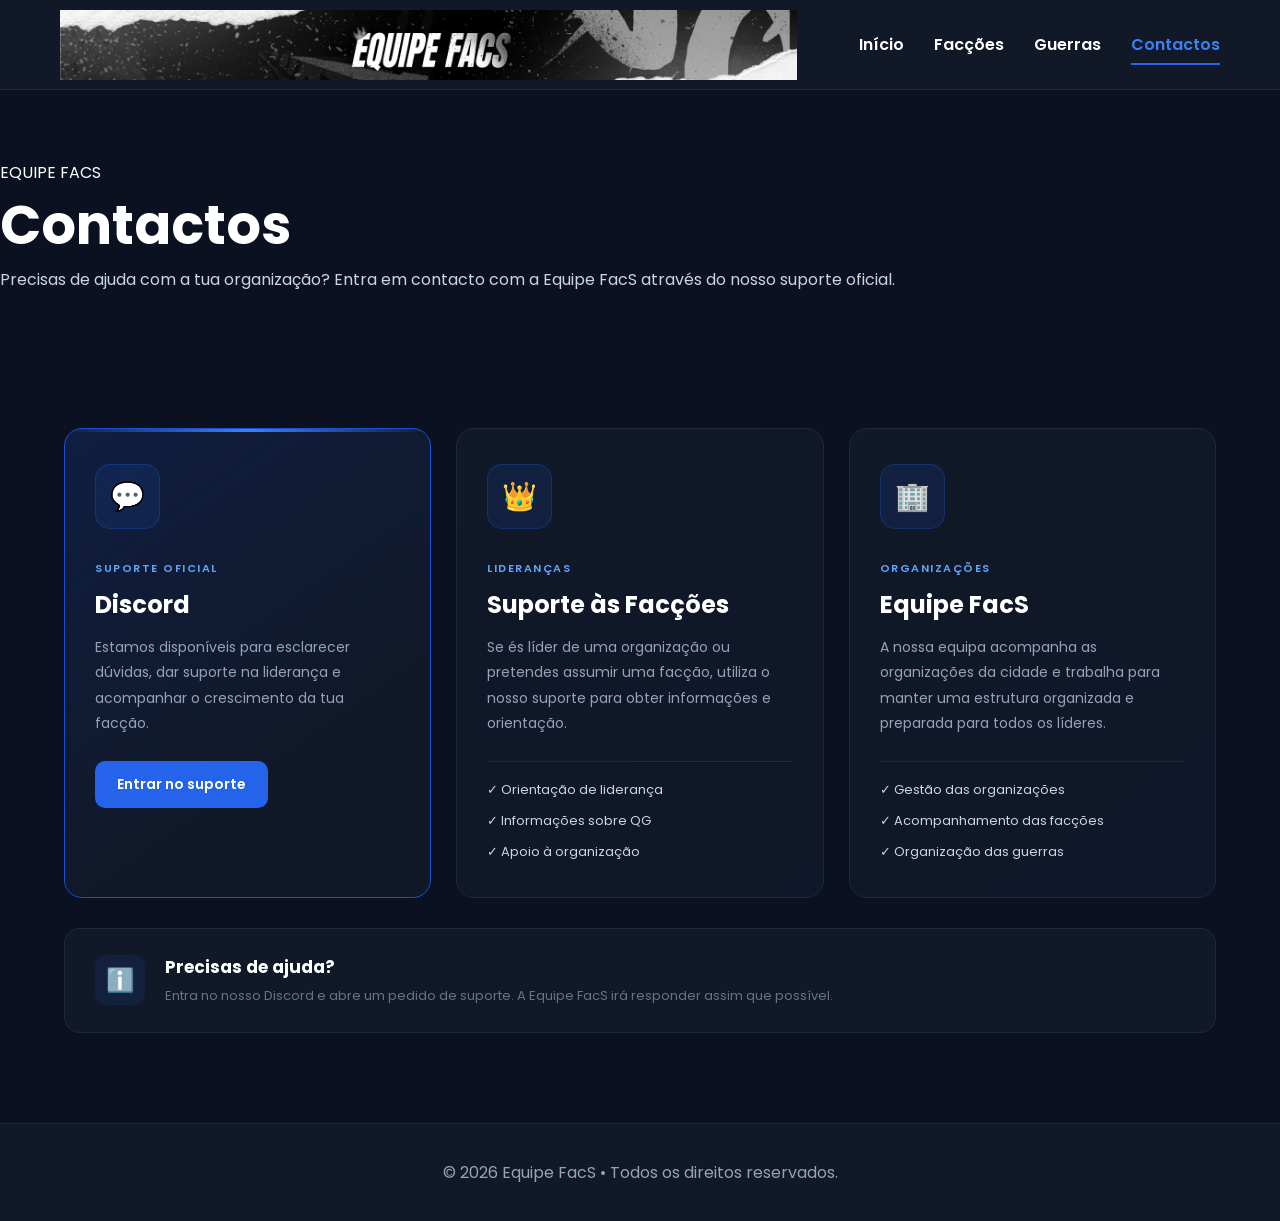
<file: contacto.html>
<!DOCTYPE html>
<html lang="pt-PT">

<head>
    <meta charset="UTF-8">
    <meta name="viewport" content="width=device-width, initial-scale=1.0">
    <title>Equipe FacS | Contactos</title>
    <link rel="stylesheet" href="css/style.css">
    <link rel="stylesheet" href="css/contacto.css">
    <link rel="preconnect" href="https://fonts.googleapis.com">
    <link href="https://fonts.googleapis.com/css2?family=Poppins:wght@300;400;500;600;700&display=swap" rel="stylesheet">
</head>

<body>

<header>
    <div class="logo">
        <img src="img/logoOrgs.png" alt="Equipe FacS">
    </div>
    <nav>
        <a href="index.html">Início</a>
        <a href="facs.html">Facções</a>
        <a href="guerras.html">Guerras</a>
        <a href="contacto.html" class="active">Contactos</a>
    </nav>
</header>

<section class="page-header">
    <div class="page-header-content">
        <span class="page-tag">EQUIPE FACS</span>
        <h1>Contactos</h1>
        <p>Precisas de ajuda com a tua organização? Entra em contacto com a Equipe FacS através do nosso suporte oficial.</p>
    </div>
</section>

<section class="contacto-section">
    <div class="contacto-grid">
        <div class="contacto-card destaque">
            <div class="contacto-icon">💬</div>
            <span class="contacto-tag">SUPORTE OFICIAL</span>
            <h2>Discord</h2>
            <p>Estamos disponíveis para esclarecer dúvidas, dar suporte na liderança e acompanhar o crescimento da tua facção.</p>
            <a href="https://discord.com/channels/1550451776833192076/1551342524264878190" target="_blank" rel="noopener noreferrer" class="btn-discord">Entrar no suporte</a>
        </div>

        <div class="contacto-card">
            <div class="contacto-icon">👑</div>
            <span class="contacto-tag">LIDERANÇAS</span>
            <h2>Suporte às Facções</h2>
            <p>Se és líder de uma organização ou pretendes assumir uma facção, utiliza o nosso suporte para obter informações e orientação.</p>
            <div class="contacto-info">
                <span>✓ Orientação de liderança</span>
                <span>✓ Informações sobre QG</span>
                <span>✓ Apoio à organização</span>
            </div>
        </div>

        <div class="contacto-card">
            <div class="contacto-icon">🏢</div>
            <span class="contacto-tag">ORGANIZAÇÕES</span>
            <h2>Equipe FacS</h2>
            <p>A nossa equipa acompanha as organizações da cidade e trabalha para manter uma estrutura organizada e preparada para todos os líderes.</p>
            <div class="contacto-info">
                <span>✓ Gestão das organizações</span>
                <span>✓ Acompanhamento das facções</span>
                <span>✓ Organização das guerras</span>
            </div>
        </div>
    </div>

    <div class="contacto-aviso">
        <div class="aviso-icon">ℹ️</div>
        <div>
            <h3>Precisas de ajuda?</h3>
            <p>Entra no nosso Discord e abre um pedido de suporte. A Equipe FacS irá responder assim que possível.</p>
        </div>
    </div>
</section>

<footer>
    <p>© 2026 Equipe FacS • Todos os direitos reservados.</p>
</footer>

</body>
</html>
</file>
<file: css/style.css>
/*==================================================
                MALTA RP - ORGs
                STYLE.CSS
==================================================*/

/* RESET */

*{
    margin:0;
    padding:0;
    box-sizing:border-box;
}

html{
    scroll-behavior:smooth;
}

body{

    font-family:'Poppins',sans-serif;

    background:#0b1120;

    color:#ffffff;

    overflow-x:hidden;

}

/* SCROLLBAR */

::-webkit-scrollbar{

    width:10px;

}

::-webkit-scrollbar-track{

    background:#0f172a;

}

::-webkit-scrollbar-thumb{

    background:#2563eb;

    border-radius:50px;

}

::-webkit-scrollbar-thumb:hover{

    background:#3b82f6;

}

/* LINKS */

a{

    text-decoration:none;

    color:inherit;

}

/* HEADER */

header{

    width:100%;

    height:90px;

    background:#111827;

    display:flex;

    justify-content:space-between;

    align-items:center;

    padding:0 60px;

    position:sticky;

    top:0;

    z-index:999;

    border-bottom:1px solid #1f2937;

    backdrop-filter:blur(10px);

}

/* LOGO */

.logo{

    display:flex;

    align-items:center;

}

.logo img{

    height:70px;

    transition:.3s;

}

.logo img:hover{

    transform:scale(1.05);

}

/* MENU */

nav{

    display:flex;

    align-items:center;

    gap:30px;

}

nav a{

    color:#ffffff;

    font-weight:600;

    font-size:16px;

    transition:.3s;

    position:relative;

}

/* LINHA ANIMADA */

nav a::after{

    content:"";

    position:absolute;

    bottom:-8px;

    left:0;

    width:0;

    height:2px;

    background:#2563eb;

    transition:.3s;

}

nav a:hover::after{

    width:100%;

}

nav a.active{

    color:#3b82f6;

}

nav a.active::after{

    width:100%;

}

/* BOTÕES */

.btn{

    display:inline-block;

    padding:14px 28px;

    background:#2563eb;

    border-radius:10px;

    color:#fff;

    font-weight:600;

    transition:.3s;

}

.btn:hover{

    background:#3b82f6;

    transform:translateY(-3px);

    box-shadow:0 12px 25px rgba(37,99,235,.35);

}

.btn.secundario{

    background:transparent;

    border:2px solid #2563eb;

}

.btn.secundario:hover{

    background:#2563eb;

}

/* CARDS */

.card{

    background:#111827;

    border-radius:18px;

    overflow:hidden;

    transition:.3s;

    border:1px solid #1f2937;

}

.card:hover{

    transform:translateY(-8px);

    box-shadow:0 15px 35px rgba(0,0,0,.45);

}

/* IMAGENS */

img{

    max-width:100%;

    display:block;

}

/* TÍTULOS */

h1{

    font-size:54px;

    font-weight:700;

}

h2{

    font-size:32px;

    margin-bottom:15px;

}

h3{

    font-size:22px;

}

/* PARÁGRAFOS */

p{

    color:#cbd5e1;

    line-height:1.7;

}

/* SEÇÕES */

section{

    padding:70px 0;

}

/* CONTAINER */

.container{

    width:90%;

    max-width:1400px;

    margin:auto;

}

/* GRID */

.grid{

    display:grid;

    gap:30px;

}

/* BADGES */

.badge{

    display:inline-block;

    padding:8px 18px;

    border-radius:50px;

    font-size:14px;

    font-weight:600;

}

.badge-livre{

    background:#15803d;

}

.badge-ocupada{

    background:#dc2626;

}

.badge-guerra{

    background:#d97706;

}

/* FOOTER */

footer{

    background:#111827;

    border-top:1px solid #1f2937;

    text-align:center;

    padding:35px;

}

footer p{

    color:#94a3b8;

}

/* ANIMAÇÕES */

.fade{

    animation:fade .8s;

}

@keyframes fade{

    from{

        opacity:0;

        transform:translateY(25px);

    }

    to{

        opacity:1;

        transform:translateY(0);

    }

}

/* RESPONSIVO */

@media(max-width:1000px){

header{

padding:20px;

flex-direction:column;

height:auto;

}

nav{

margin-top:20px;

flex-wrap:wrap;

justify-content:center;

}

h1{

font-size:38px;

}

h2{

font-size:28px;

}

}

@media(max-width:700px){

nav{

gap:18px;

}

.logo img{

height:55px;

}

.btn{

width:100%;

text-align:center;

}

.container{

width:95%;

}

}
</file>
<file: css/contacto.css>
/* =========================================
   EQUIPA ORGs - CONTACTOS
   ========================================= */


/* =========================================
   SECÇÃO
   ========================================= */

.contacto-section{

    width:90%;

    max-width:1200px;

    margin:auto;

    padding:65px 0 90px;

}


/* =========================================
   GRID
   ========================================= */

.contacto-grid{

    display:grid;

    grid-template-columns:
        repeat(3,minmax(0,1fr));

    gap:25px;

}


/* =========================================
   CARTÃO
   ========================================= */

.contacto-card{

    position:relative;

    padding:35px 30px;

    min-height:390px;

    background:
        linear-gradient(
            145deg,
            #111827,
            #0f172a
        );

    border:1px solid #1e293b;

    border-radius:18px;

    overflow:hidden;

    transition:.3s;

}

.contacto-card:hover{

    transform:translateY(-7px);

    border-color:#2563eb;

    box-shadow:
        0 20px 45px
        rgba(0,0,0,.35);

}


/* =========================================
   CARTÃO DESTAQUE
   ========================================= */

.contacto-card.destaque{

    border-color:#1d4ed8;

    background:
        linear-gradient(
            145deg,
            rgba(37,99,235,.16),
            #111827 70%
        );

}

.contacto-card.destaque::before{

    content:"";

    position:absolute;

    top:0;
    left:0;

    width:100%;
    height:3px;

    background:
        linear-gradient(
            90deg,
            transparent,
            #3b82f6,
            transparent
        );

}


/* =========================================
   ÍCONE
   ========================================= */

.contacto-icon{

    width:65px;

    height:65px;

    display:flex;

    align-items:center;

    justify-content:center;

    border-radius:15px;

    background:
        rgba(37,99,235,.12);

    border:1px solid
        rgba(37,99,235,.25);

    font-size:28px;

    margin-bottom:25px;

}


/* =========================================
   TAG
   ========================================= */

.contacto-tag{

    display:inline-block;

    color:#60a5fa;

    font-size:11px;

    font-weight:600;

    letter-spacing:1.5px;

    margin-bottom:10px;

}


/* =========================================
   TÍTULO
   ========================================= */

.contacto-card h2{

    font-size:24px;

    margin-bottom:13px;

}


/* =========================================
   TEXTO
   ========================================= */

.contacto-card > p{

    color:#94a3b8;

    font-size:14px;

    line-height:1.8;

}


/* =========================================
   BOTÃO DISCORD
   ========================================= */

.btn-discord{

    display:inline-flex;

    align-items:center;

    justify-content:center;

    margin-top:25px;

    padding:13px 22px;

    border-radius:10px;

    background:#2563eb;

    color:white;

    font-size:14px;

    font-weight:600;

    transition:.3s;

}

.btn-discord:hover{

    background:#3b82f6;

    transform:translateY(-3px);

    box-shadow:
        0 12px 25px
        rgba(37,99,235,.30);

}


/* =========================================
   LISTA DE INFORMAÇÕES
   ========================================= */

.contacto-info{

    display:flex;

    flex-direction:column;

    gap:11px;

    margin-top:25px;

    padding-top:18px;

    border-top:1px solid #1e293b;

}

.contacto-info span{

    color:#cbd5e1;

    font-size:13px;

}


/* =========================================
   AVISO
   ========================================= */

.contacto-aviso{

    margin-top:30px;

    padding:25px 30px;

    display:flex;

    align-items:center;

    gap:20px;

    border-radius:15px;

    background:#111827;

    border:1px solid #1e293b;

}


/* =========================================
   ÍCONE DO AVISO
   ========================================= */

.aviso-icon{

    flex-shrink:0;

    width:50px;

    height:50px;

    display:flex;

    align-items:center;

    justify-content:center;

    border-radius:12px;

    background:
        rgba(37,99,235,.12);

    font-size:23px;

}


/* =========================================
   TEXTO DO AVISO
   ========================================= */

.contacto-aviso h3{

    font-size:17px;

    margin-bottom:5px;

}

.contacto-aviso p{

    font-size:13px;

    color:#64748b;

}


/* =========================================
   RESPONSIVO
   ========================================= */

@media(max-width:1050px){

    .contacto-grid{

        grid-template-columns:
            repeat(2,minmax(0,1fr));

    }

    .contacto-card:last-child{

        grid-column:
            1 / -1;

    }

}

@media(max-width:700px){

    .contacto-section{

        width:92%;

        padding-top:45px;

    }

    .contacto-grid{

        grid-template-columns:1fr;

    }

    .contacto-card:last-child{

        grid-column:auto;

    }

    .contacto-card{

        min-height:auto;

    }

    .contacto-aviso{

        align-items:flex-start;

        padding:22px;

    }

}

@media(max-width:450px){

    .contacto-card{

        padding:28px 22px;

    }

    .contacto-aviso{

        flex-direction:column;

    }

}
</file>
